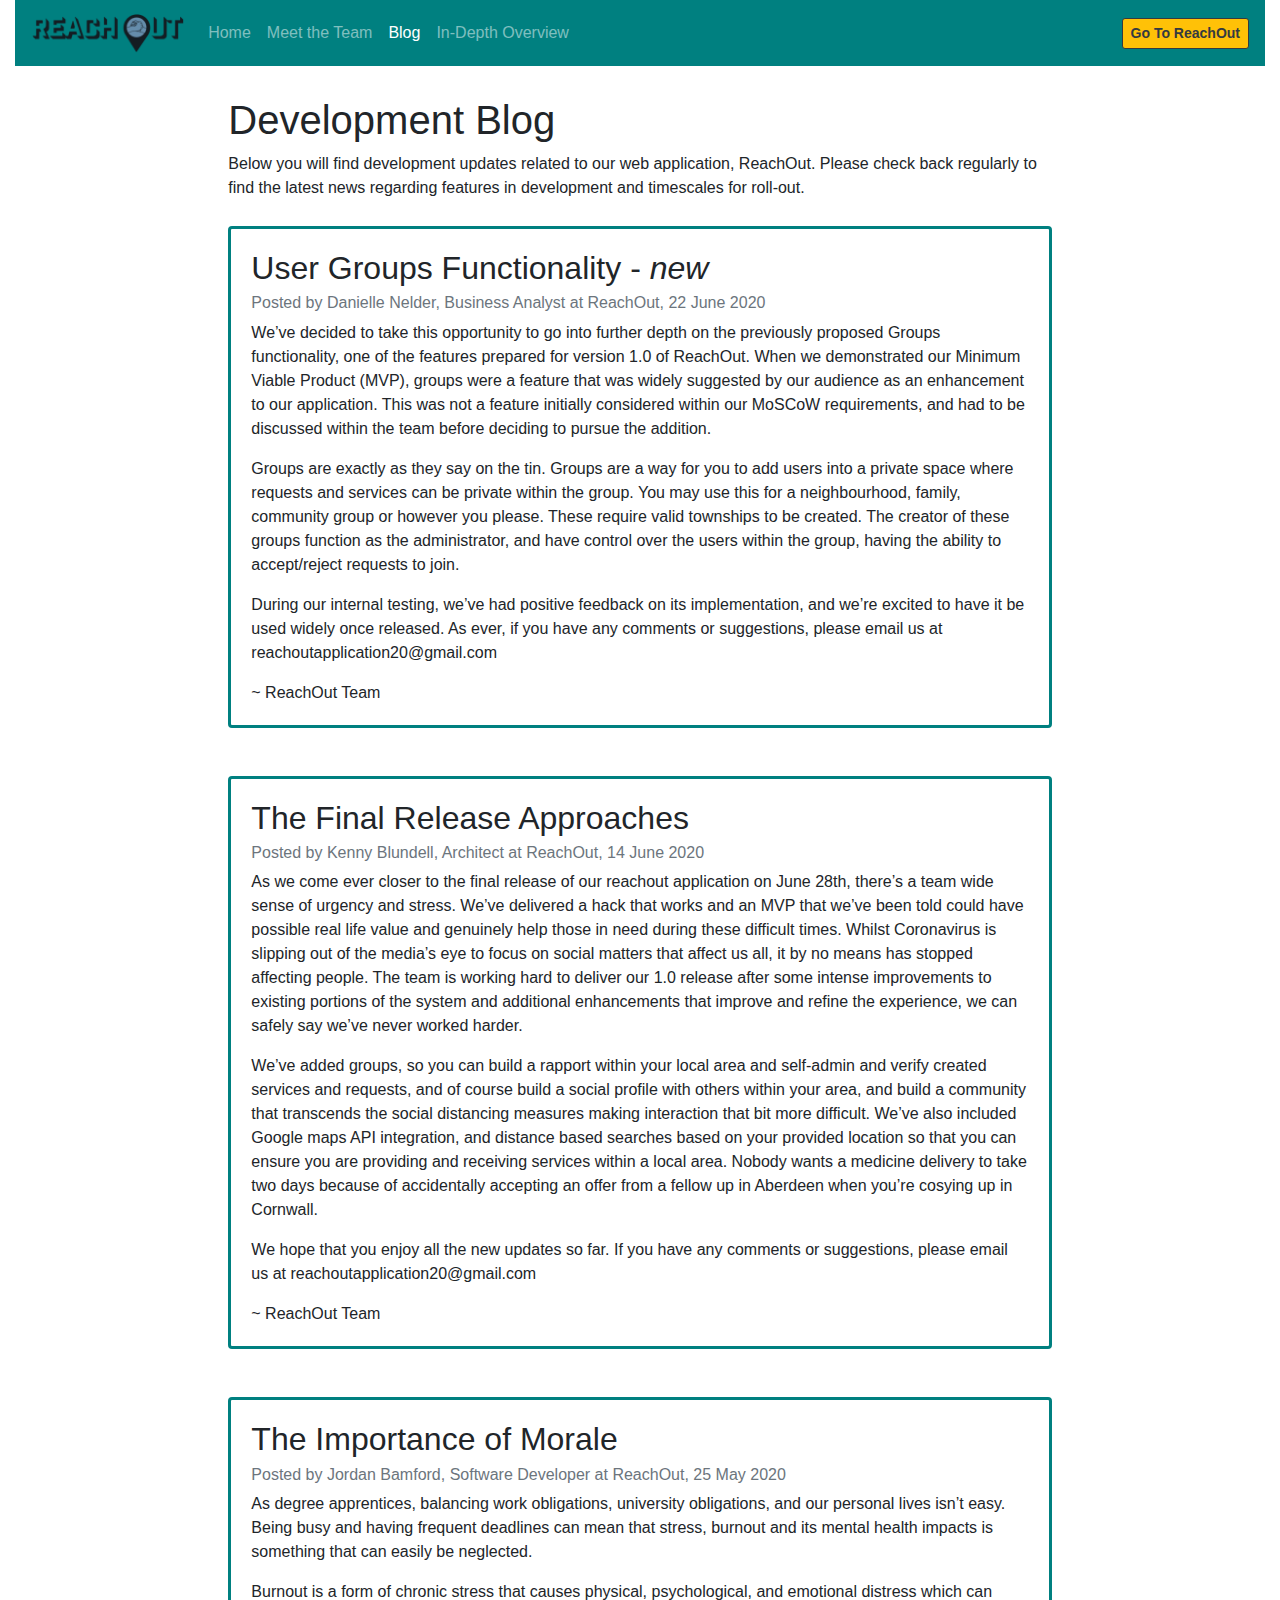
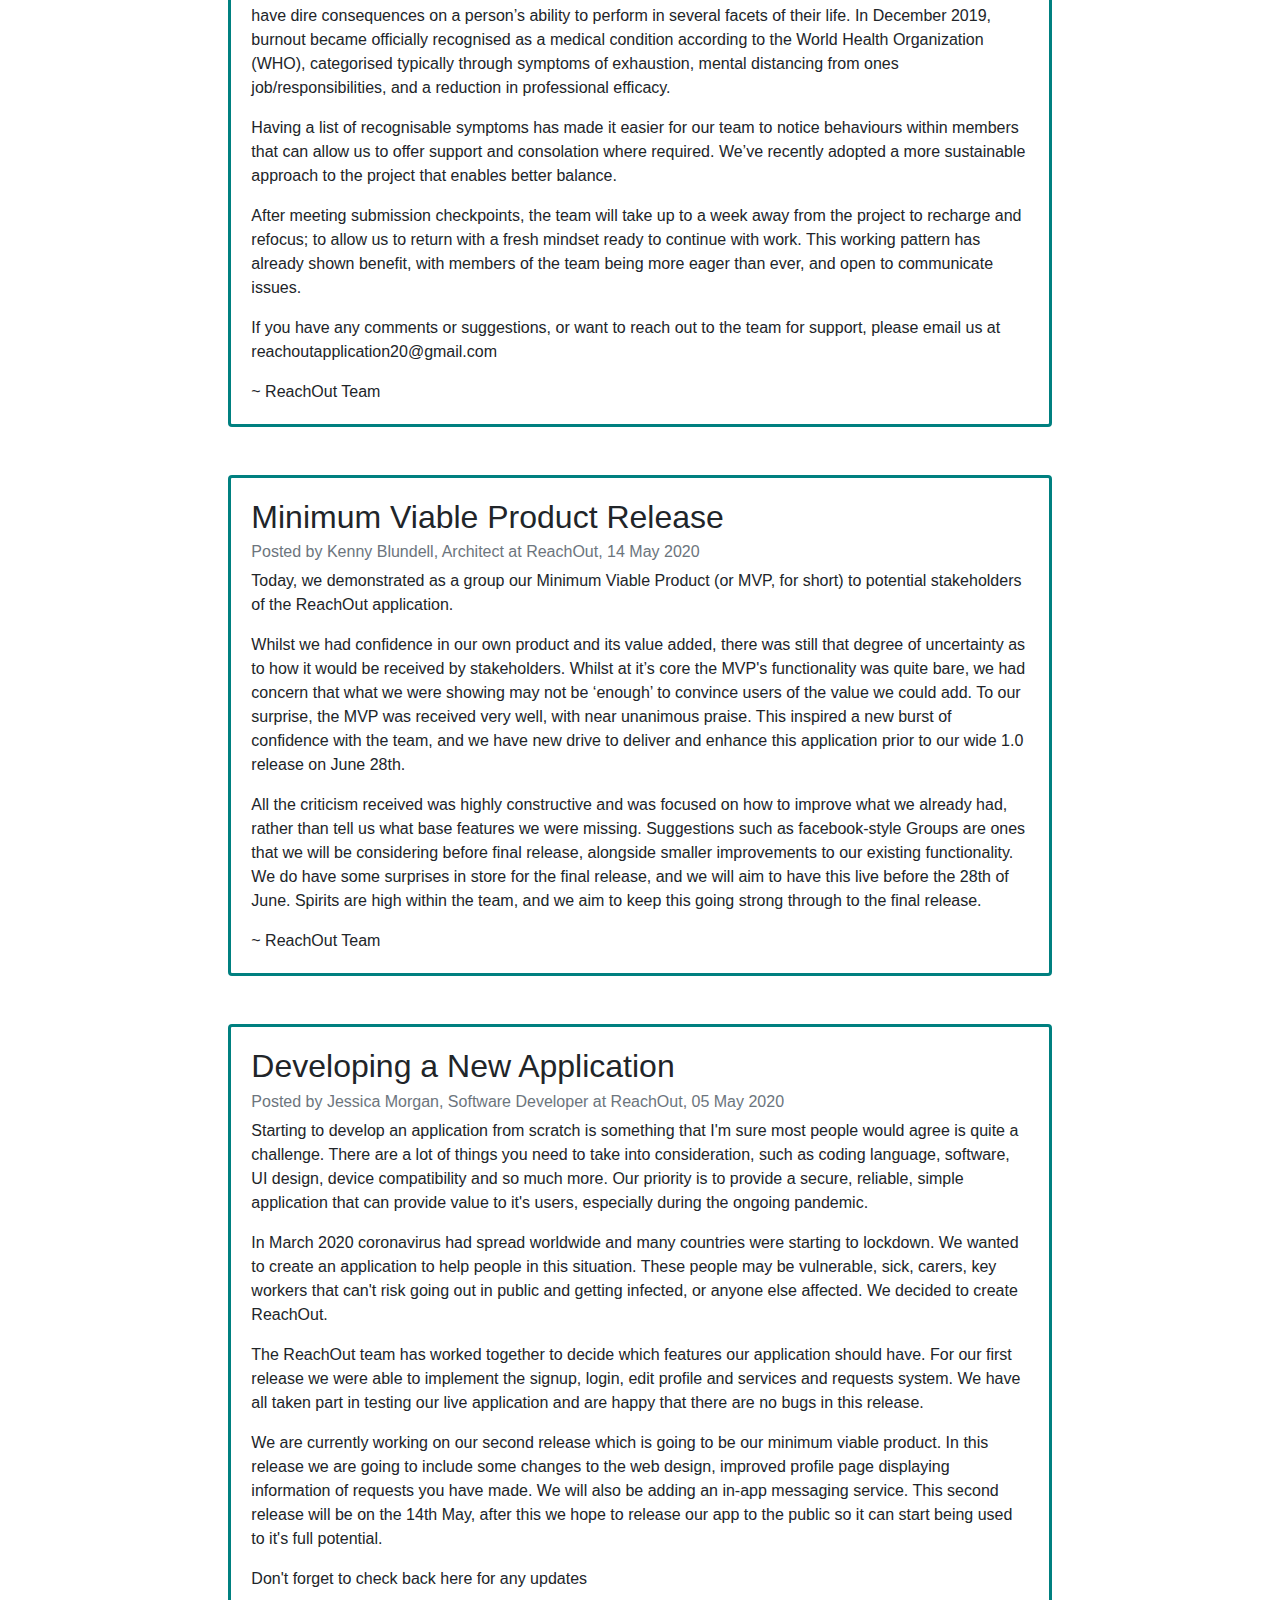
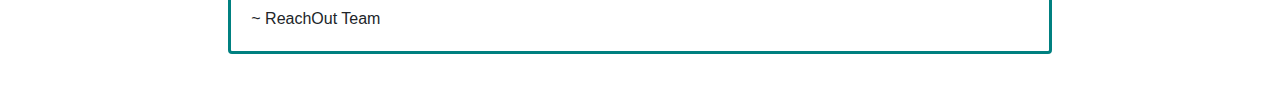
<file: project-website/blog.html>
<!DOCTYPE html>
<html lang="en-GB">

    <head>
        <title>About ReachOut | Blog</title>
        <meta charset="UTF-8">
        <script src="https://code.jquery.com/jquery-3.3.1.slim.min.js" integrity="sha384-q8i/X+965DzO0rT7abK41JStQIAqVgRVzpbzo5smXKp4YfRvH+8abtTE1Pi6jizo" crossorigin="anonymous"></script>
        <script src="https://stackpath.bootstrapcdn.com/bootstrap/4.3.1/js/bootstrap.min.js" integrity="sha384-JjSmVgyd0p3pXB1rRibZUAYoIIy6OrQ6VrjIEaFf/nJGzIxFDsf4x0xIM+B07jRM" crossorigin="anonymous"></script>    
        <link rel="stylesheet" href="https://stackpath.bootstrapcdn.com/bootstrap/4.3.1/css/bootstrap.min.css" integrity="sha384-ggOyR0iXCbMQv3Xipma34MD+dH/1fQ784/j6cY/iJTQUOhcWr7x9JvoRxT2MZw1T" crossorigin="anonymous">
        <link rel="stylesheet" type="text/css" href="css/main.css" />
        <link rel="stylesheet" href="https://maxcdn.bootstrapcdn.com/font-awesome/4.7.0/css/font-awesome.min.css">
    </head>


<body>
    <div class="container-fluid">
        <div class="row">
			<div class="col-md-12 col-offset-md-2">
				<nav class="navbar navbar-expand-lg navbar-dark bg-primary static-top">
					<button class="navbar-toggler" type="button" data-toggle="collapse" data-target="#navbarSupportedContent" aria-controls="navbarSupportedContent" aria-expanded="false" aria-label="Toggle navigation">
						<span class="navbar-toggler-icon"></span>
					</button>
					<div class="collapse navbar-collapse" id="navbarSupportedContent">
						<a class="navbar-brand" href="/"><img class="brand-img" img alt="ReachOut logo" src="images/reachout-logo-dark.png" /></a>	
						<ul class="navbar-nav mr-auto">
							<li class="nav-item" ><a class="nav-link" href="/">Home</a></li>
							<li class="nav-item" ><a class="nav-link" href="meet-the-team">Meet the Team</a></li>
							<li class="nav-item" ><a class="nav-link active" href="blog">Blog</a></li>
							<li class="nav-item" ><a class="nav-link" href="overview">In-Depth Overview</a></li>
						</ul>
						<ul class="navbar-nav ml-auto">
							<a type="button" class="btn btn-sm btn-warning btn-outline-dark" href="http://reachout.space" target="_blank"><b>Go To ReachOut</b></a>
						</ul>
					</div>
				</nav>
			</div>
		</div>
        
        <div class="row">
            <div class="col-sm-2"></div>
            <div class="col-md-8">

                <!-- Heading Section -->
                <div class="row heading-spacing">
                    <div class="col-md-12">
                        <h1>Development Blog</h1>
                    </div>

                    <div class="col-md-12">
                        <p>Below you will find development updates related to our web application, ReachOut. 
                            Please check back regularly to find the latest news regarding features in development 
                            and timescales for roll-out.</p>
                    </div>
                </div>

                <!-- BLOG FIVE -->
                <div class="card mb-5">
                    <div class="card-body">
                        <h2 class="card-title">User Groups Functionality - <i>new</i></h2>
                        <h6 class="card-subtitle mb-2 text-muted">Posted by Danielle Nelder, Business Analyst at ReachOut, 22 June 2020</h6>
                        <p class="card-text">We’ve decided to take this opportunity to go into further depth on the previously proposed Groups functionality, one of the features prepared for version 1.0 of ReachOut. When we demonstrated our Minimum Viable Product (MVP), groups were a feature that was widely suggested by our audience as an enhancement to our application. This was not a feature initially considered within our MoSCoW requirements, and had to be discussed within the team before deciding to pursue the addition.</p>
                        <p class="card-text">Groups are exactly as they say on the tin. Groups are a way for you to add users into a private space where requests and services can be private within the group. You may use this for a neighbourhood, family, community group or however you please. These require valid townships to be created. The creator of these groups function as the administrator, and have control over the users within the group, having the ability to accept/reject requests to join.</p>
                        <p class="card-text">During our internal testing, we’ve had positive feedback on its implementation, and we’re excited to have it be used widely once released. As ever, if you have any comments or suggestions, please email us at reachoutapplication20@gmail.com</p>
                        <p class="card-text"> ~ ReachOut Team</p>
                    </div>
                </div>

                <!-- BLOG FOUR -->
                <div class="card mb-5">
                    <div class="card-body">
                        <h2 class="card-title">The Final Release Approaches</h2>
                        <h6 class="card-subtitle mb-2 text-muted">Posted by Kenny Blundell, Architect at ReachOut, 14 June 2020</h6>
                        <p class="card-text">As we come ever closer to the final release of our reachout application on June 28th, there’s a team wide sense of urgency and stress. We’ve delivered a hack that works and an MVP that we’ve been told could have possible real life value and genuinely help those in need during these difficult times. Whilst Coronavirus is slipping out of the media’s eye to focus on social matters that affect us all, it by no means has stopped affecting people. The team is working hard to deliver our 1.0 release after some intense improvements to existing portions of the system and additional enhancements that improve and refine the experience, we can safely say we’ve never worked harder.</p>
                        <p class="card-text">We’ve added groups, so you can build a rapport within your local area and self-admin and verify created services and requests, and of course build a social profile with others within your area, and build a community that transcends the social distancing measures making interaction that bit more difficult. We’ve also included Google maps API integration, and distance based searches based on your provided location so that you can ensure you are providing and receiving services within a local area. Nobody wants a medicine delivery to take two days because of accidentally accepting an offer from a fellow up in Aberdeen when you’re cosying up in Cornwall.</p>
                        <p class="card-text">We hope that you enjoy all the new updates so far. If you have any comments or suggestions, please email us at reachoutapplication20@gmail.com</p>
                        <p class="card-text"> ~ ReachOut Team</p>
                    </div>
                </div>

                <!-- BLOG THREE -->
                <div class="card mb-5">
                    <div class="card-body">
                        <h2 class="card-title">The Importance of Morale</h2>
                        <h6 class="card-subtitle mb-2 text-muted">Posted by Jordan Bamford, Software Developer at ReachOut, 25 May 2020</h6>
                        <p class="card-text">As degree apprentices, balancing work obligations, university obligations, and our personal lives isn’t easy. Being busy and having frequent deadlines can mean that stress, burnout and its mental health impacts is something that can easily be neglected.</p>
                        <p class="card-text">Burnout is a form of chronic stress that causes physical, psychological, and emotional distress which can have dire consequences on a person’s ability to perform in several facets of their life. In December 2019, burnout became officially recognised as a medical condition according to the World Health Organization (WHO), categorised typically through symptoms of exhaustion, mental distancing from ones job/responsibilities, and a reduction in professional efficacy.</p>
                        <p class="card-text">Having a list of recognisable symptoms has made it easier for our team to notice behaviours within members that can allow us to offer support and consolation where required. We’ve recently adopted a more sustainable approach to the project that enables better balance.</p>
                        <p class="card-text">After meeting submission checkpoints, the team will take up to a week away from the project to recharge and refocus; to allow us to return with a fresh mindset ready to continue with work. This working pattern has already shown benefit, with members of the team being more eager than ever, and open to communicate issues.</p>
                        <p class="card-text">If you have any comments or suggestions, or want to reach out to the team for support, please email us at reachoutapplication20@gmail.com</p>
                        <p class="card-text"> ~ ReachOut Team</p>
                    </div>
                </div>

                <!-- BLOG TWO -->
                <div class="card mb-5">
                    <div class="card-body">
                        <h2 class="card-title">Minimum Viable Product Release</h2>
                        <h6 class="card-subtitle mb-2 text-muted">Posted by Kenny Blundell, Architect at ReachOut, 14 May 2020</h6>
                        <p class="card-text">Today, we demonstrated as a group our Minimum Viable Product (or MVP, for short) to potential stakeholders of the ReachOut application.<p>
                        <p class="card-text">Whilst we had confidence in our own product and its value added, there was still that degree of uncertainty as to how it would be received by stakeholders. Whilst at it’s core the MVP's functionality was quite bare, we had concern that what we were showing may not be ‘enough’ to convince users of the value we could add. To our surprise, the MVP was received very well, with near unanimous praise. This inspired a new burst of confidence with the team, and we have new drive to deliver and enhance this application prior to our wide 1.0 release on June 28th.</p>
                        <p class="card-text">All the criticism received was highly constructive and was focused on how to improve what we already had, rather than tell us what base features we were missing. Suggestions such as facebook-style Groups are ones that we will be considering before final release, alongside smaller improvements to our existing functionality. We do have some surprises in store for the final release, and we will aim to have this live before the 28th of June. Spirits are high within the team, and we aim to keep this going strong through to the final release.</p>
                        <p class="card-text"> ~ ReachOut Team</p>
                    </div>
                </div>

                <!-- BLOG ONE -->
                <div class="card mb-5">
                    <div class="card-body">
                        <h2 class="card-title">Developing a New Application</h2>
                        <h6 class="card-subtitle mb-2 text-muted">Posted by Jessica Morgan, Software Developer at ReachOut, 05 May 2020</h6>
                        <p class="card-text">Starting to develop an application from scratch is something that I'm sure most people would agree is quite a challenge. There are a lot of things you need to take into consideration, such as coding language, software, UI design, device compatibility and so much more. Our priority is to provide a secure, reliable, simple application that can provide value to it's users, especially during the ongoing pandemic.</p>
                        <p class="card-text">In March 2020 coronavirus had spread worldwide and many countries were starting to lockdown. We wanted to create an application to help people in this situation. These people may be vulnerable, sick, carers, key workers that can't risk going out in public and getting infected, or anyone else affected. We decided to create ReachOut.</p>
                        <p class="card-text">The ReachOut team has worked together to decide which features our application should have. For our first release we were able to implement the signup, login, edit profile and services and requests system. We have all taken part in testing our live application and are happy that there are no bugs in this release.</p>
                        <p class="card-text">We are currently working on our second release which is going to be our minimum viable product. In this release we are going to include some changes to the web design, improved profile page displaying information of requests you have made. We will also be adding an in-app messaging service. This second release will be on the 14th May, after this we hope to release our app to the public so it can start being used to it's full potential.</p>
                        <p class="card-text">Don't forget to check back here for any updates</p>
                        <p class="card-text"> ~ ReachOut Team</p>
                    </div>
                </div>
                
            </div>
            <div class="col-sm-2"></div>
        </div>
    </div>

</body>
</html>
</file>
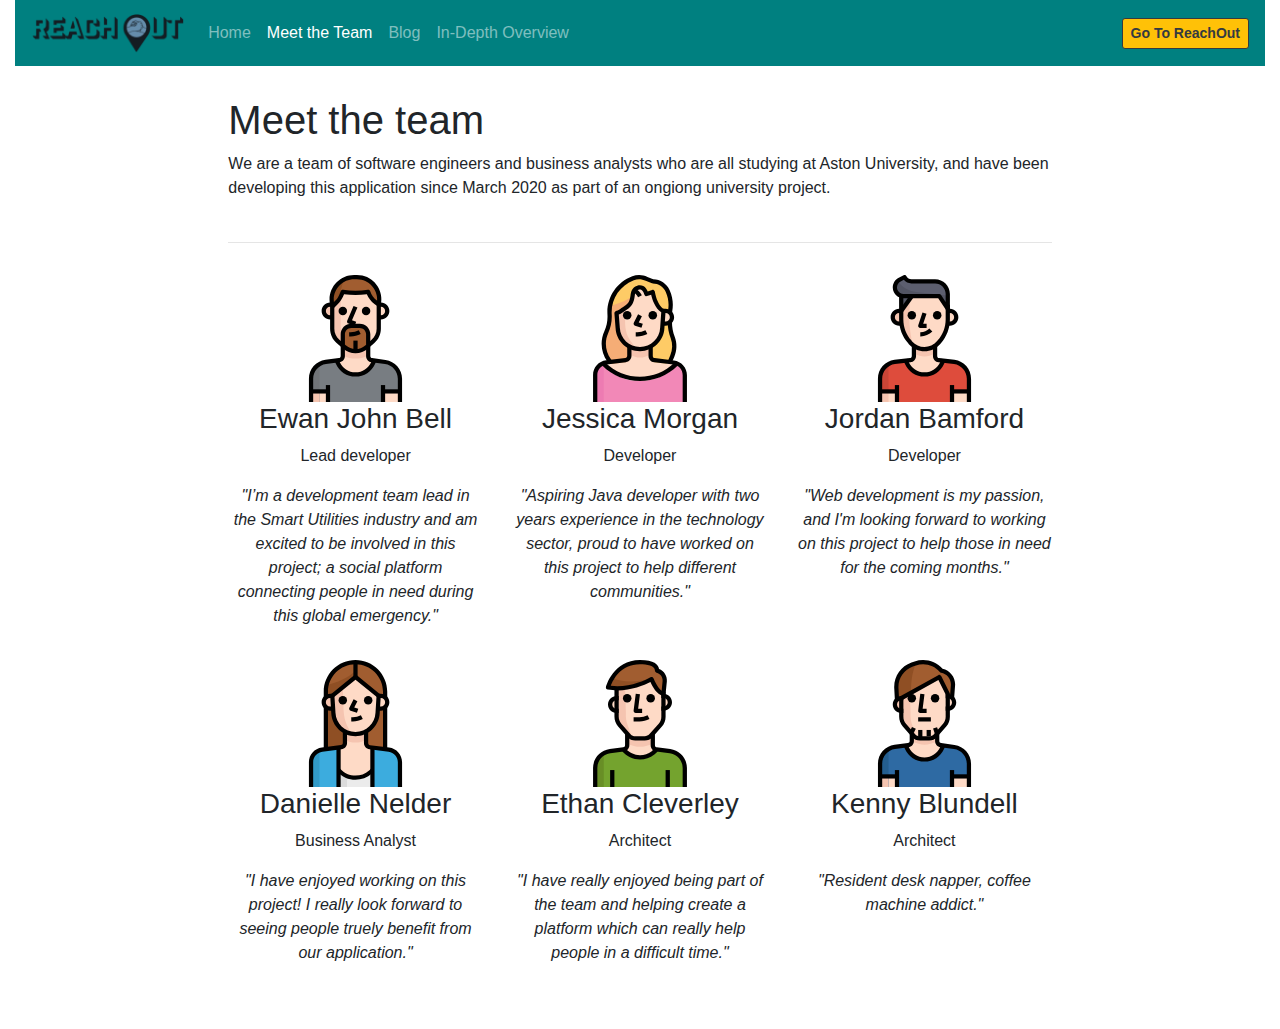
<file: project-website/meet-the-team.html>
<!DOCTYPE html>
<html lang="en-GB">

    <head>
        <title>About ReachOut | Meet the Team</title>
        <meta charset="UTF-8">
        <script src="https://code.jquery.com/jquery-3.3.1.slim.min.js" integrity="sha384-q8i/X+965DzO0rT7abK41JStQIAqVgRVzpbzo5smXKp4YfRvH+8abtTE1Pi6jizo" crossorigin="anonymous"></script>
        <script src="https://stackpath.bootstrapcdn.com/bootstrap/4.3.1/js/bootstrap.min.js" integrity="sha384-JjSmVgyd0p3pXB1rRibZUAYoIIy6OrQ6VrjIEaFf/nJGzIxFDsf4x0xIM+B07jRM" crossorigin="anonymous"></script>    
        <link rel="stylesheet" href="https://stackpath.bootstrapcdn.com/bootstrap/4.3.1/css/bootstrap.min.css" integrity="sha384-ggOyR0iXCbMQv3Xipma34MD+dH/1fQ784/j6cY/iJTQUOhcWr7x9JvoRxT2MZw1T" crossorigin="anonymous">
        <link rel="stylesheet" type="text/css" href="css/main.css" />
        <link rel="stylesheet" href="https://maxcdn.bootstrapcdn.com/font-awesome/4.7.0/css/font-awesome.min.css">
    </head>


<body>
    <div class="container-fluid">
        <div class="row">
			<div class="col-md-12 col-offset-md-2">
				<nav class="navbar navbar-expand-lg navbar-dark bg-primary static-top">
					<button class="navbar-toggler" type="button" data-toggle="collapse" data-target="#navbarSupportedContent" aria-controls="navbarSupportedContent" aria-expanded="false" aria-label="Toggle navigation">
						<span class="navbar-toggler-icon"></span>
					</button>
					<div class="collapse navbar-collapse" id="navbarSupportedContent">
						<a class="navbar-brand" href="/"><img class="brand-img" img alt="ReachOut logo" src="images/reachout-logo-dark.png" /></a>	
						<ul class="navbar-nav mr-auto">
							<li class="nav-item" ><a class="nav-link" href="/">Home</a></li>
							<li class="nav-item" ><a class="nav-link active" href="meet-the-team">Meet the Team</a></li>
							<li class="nav-item" ><a class="nav-link" href="blog">Blog</a></li>
							<li class="nav-item" ><a class="nav-link" href="overview">In-Depth Overview</a></li>
						</ul>
						<ul class="navbar-nav ml-auto">
							<a type="button" class="btn btn-sm btn-warning btn-outline-dark" href="http://reachout.space" target="_blank"><b>Go To ReachOut</b></a>
						</ul>
					</div>
				</nav>
			</div>
		</div>

        <div class="row">
            <div class="col-sm-2"></div>
            <div class="col-md-8">

                <!-- Heading Section -->
                <div class="row heading-spacing">
                    <div class="col-md-12">
                        <h1>Meet the team</h1>
                    </div>

                    <div class="col-md-12">
                        <p>We are a team of software engineers and business analysts who are all studying at Aston University, and 
                            have been developing this application since March 2020 as part of an ongiong university project. </p>
                    </div>
                </div>
                
                <hr>
                <div class="row text-center pt-3">
                    <div class="col-sm">
                        <img src="images/john.svg" alt="John" style="width:50%">
                        <h3>Ewan John Bell</h3>
                        <p class="w3-opacity">Lead developer</p>
                        <p><i>"I’m a development team lead in the Smart Utilities industry and am excited to be involved in this project; a social platform connecting people in need during this global emergency."</i></p>
                    </div>
                    <div class="col-sm">
                        <img src="images/jess.svg" alt="Jess" style="width:50%">
                        <h3>Jessica Morgan</h3>
                        <p class="w3-opacity">Developer</p>
                        <p><i>"Aspiring Java developer with two years experience in the technology sector, proud to have worked on this project to help different communities."</i></p>
                    </div>
                    <div class="col-sm">
                        <img src="images/jordan.svg" alt="Jordan" style="width:50%">
                        <h3>Jordan Bamford</h3>
                        <p class="w3-opacity">Developer</p>
                        <p><i>"Web development is my passion, and I'm looking forward to working on this project to help those in need for the coming months."</i></p>
                    </div>
                </div>

                <div class="row text-center pt-3 mb-5">
                    <div class="col-sm">
                        <img src="images/danielle.svg" alt="Danielle" style="width:50%">
                        <h3>Danielle Nelder</h3>
                        <p class="w3-opacity">Business Analyst</p>
                        <p><i>"I have enjoyed working on this project! I really look forward to seeing people truely benefit from our application."</i></p>
                    </div>
                    <div class="col-sm">
                        <img src="images/ethan.svg" alt="Ethan" style="width:50%">
                        <h3>Ethan Cleverley</h3>
                        <p class="w3-opacity">Architect</p>
                        <p><i>"I have really enjoyed being part of the team and helping create a platform which can really help people in a difficult time."</i></p>
                    </div>
                    <div class="col-sm">
                        <img src="images/kenny.svg" alt="Kenny" style="width:50%">
                        <h3>Kenny Blundell</h3>
                        <p class="w3-opacity">Architect</p>
                        <p><i>"Resident desk napper, coffee machine addict."</i></p>
                    </div>
                </div>
            </div>
            <div class="col-sm-2"></div>
        </div>
    </div>

</body>
</html>
</file>
<file: project-website/css/main.css>
<meta charset="UTF-8">


#topheader .navbar-nav li>a {
	text-transform: capitalize;
	color: #333;
	transition: background-color .2s, color .2s;
	color: #fff;
}
#topheader .navbar-nav li.active>a {
	background-color: #333;
	color: #fff;
}

.brand-img {
	height: 2em;
	float:left;
}
.brand-name {
	float:right;
}

.midpage {
	margin: 7.5px 7.5px;
}

.homeimage {
	height: 60%;
    width: 90%;
    border-radius: 10% / 30%;
    margin: 7.5px 7.5px;
}

.btn-primary {
	border-color: #3f3e4d;
	color: #333;
	background-color: #fff;
}

.bg-primary {
	background-color: #008080!important;
}

.center {
	display: block;
	margin-left: auto;
	margin-right: auto;
	width: 50%;
}


/* Sign Up Form CSS */
.form-control, .form-control:focus, .input-group-addon {
	border-color: #e1e1e1;
}
.form-control, .btn {        
	border-radius: 3px;
}
.signup-form {
	width: 390px;
	margin: 0 auto;
	padding: 30px 0;
}
.signup-form form {
	color: #999;
	border-radius: 3px;
	margin-bottom: 15px;
	background: #d9f3ff;
	box-shadow: 0px 2px 2px rgba(0, 0, 0, 0.3);
	padding: 30px;
}
.signup-form h2 {
	color: #333;
	font-weight: bold;
	margin-top: 0;
}
.signup-form hr {
	margin: 0 -30px 20px;
}
.signup-form .control-group {
	margin-bottom: 20px;
}
.signup-form label {
	font-weight: normal;
	font-size: 13px;
}
.signup-form .form-control {
	min-height: 38px;
	box-shadow: none !important;
}	
.signup-form .input-group-addon {
	max-width: 42px;
	text-align: center;
}
.signup-form input[type="checkbox"] {
	margin-top: 2px;
}   
.signup-form .btn{        
	font-size: 16px;
	font-weight: bold;
	background: #19aa8d;
	border: none;
	min-width: 140px;
}
.signup-form .btn:hover, .signup-form .btn:focus {
	background: #179b81;
	outline: none;
}
.signup-form a {
	color: #2E88FF;	
	text-decoration: underline;
}
.signup-form a:hover {
	text-decoration: none;
}
.signup-form form a {
	color: #19aa8d;
	text-decoration: none;
}	
.signup-form form a:hover {
	text-decoration: underline;
}
.signup-form .fa {
	font-size: 21px;
}
.signup-form .fa-paper-plane {
	font-size: 18px;
}
.signup-form .fa-check {
	color: #fff;
	left: 17px;
	top: 18px;
	font-size: 7px;
	position: absolute;
}

.heading-spacing {
	padding-top: 30px;
	padding-bottom: 10px;
}

.card {
	border-width: 3px;
	border-color: #008080;
}

.reachout-link {
	font-weight: bolder;
}
</file>
